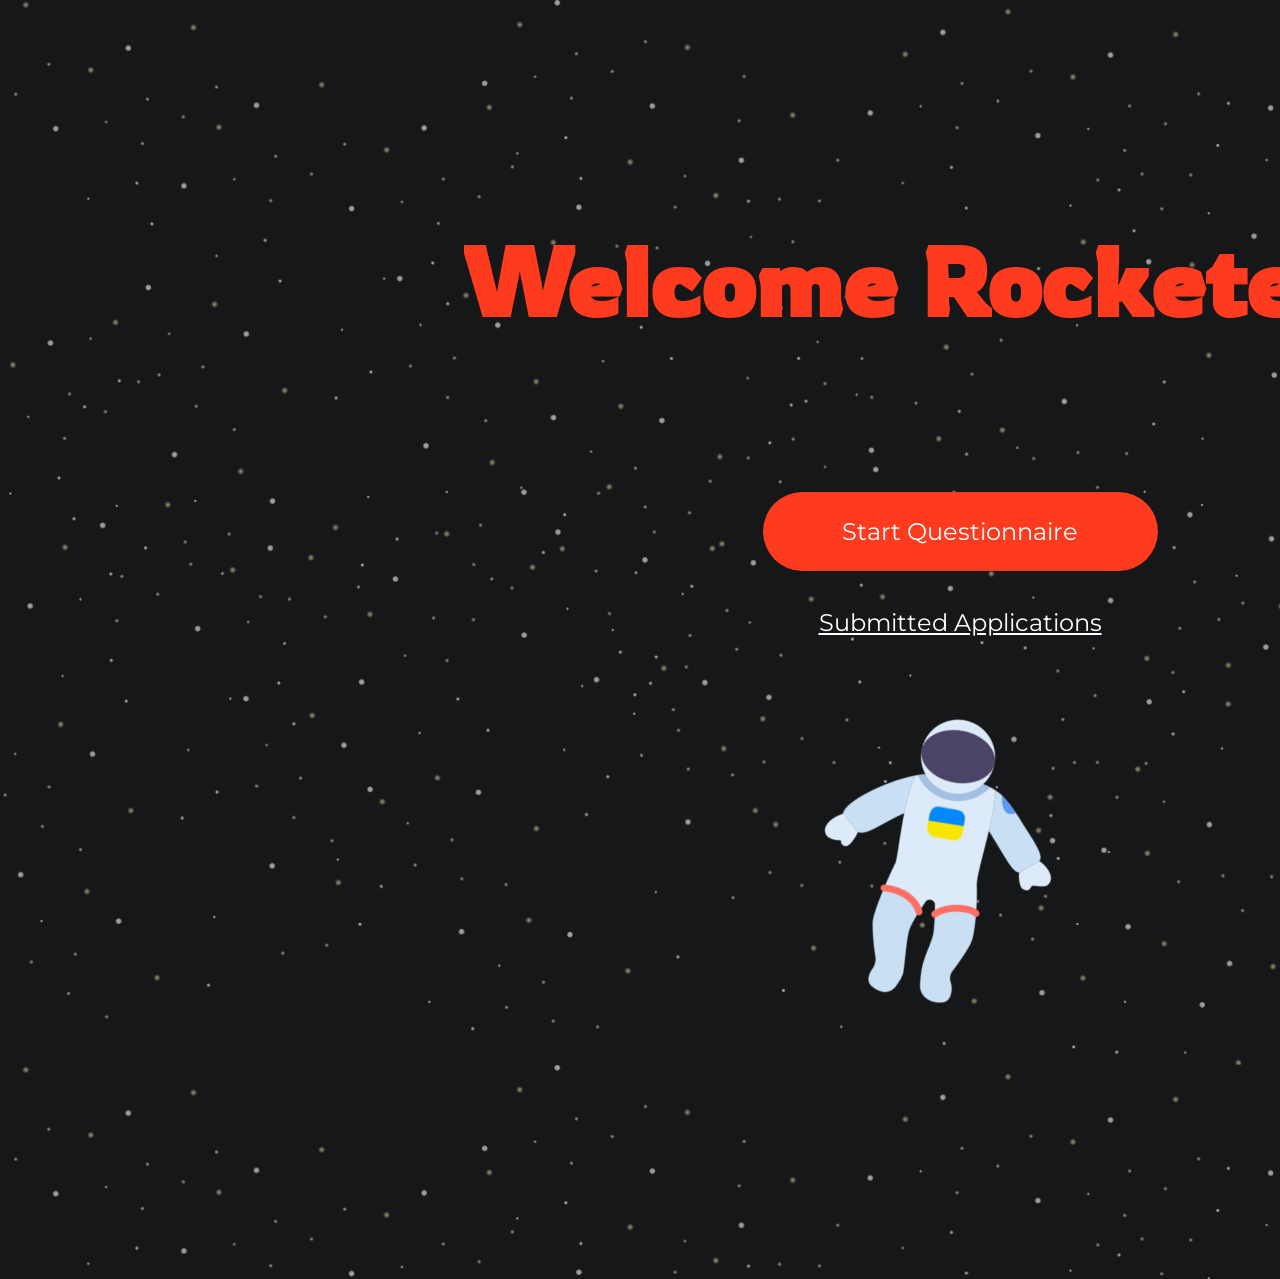
<file: index.html>
<!DOCTYPE html>
<html lang="en">
  <head>
    <meta charset="UTF-8" />
    <meta http-equiv="X-UA-Compatible" content="IE=edge" />
    <meta name="viewport" content="width=device-width, initial-scale=1.0" />
    <link rel="stylesheet" type="text/css" href="css/style.css" />
    <title>Redberry</title>
  </head>
  <body>
    <div class="background">
      <div class="welcome">
        <h1 class="title">Welcome Rocketeer !</h1>
      </div>

      <!-- start Questionaire Button -->

      <div class="startQuestionaire">
        <a href="startQuestionaire.html" class="class">
          <button class="buttonStart" id="start">Start Questionnaire</button>
        </a>
      </div>

      <!-- submitted Applications Button -->

      <div class="submittedApplications">
        <a href="Submitted.html">
          <button class="buttonSumbit">Submitted Applications</button>
        </a>
      </div>

      <!-- Space Png -->

      <div class="pngSpace">
        <img class="png" src="img/imgSpace.png" alt="Space" width="409.92px;" />
      </div>
    </div>
    <script src="script.js"></script>
  </body>
</html>
</file>
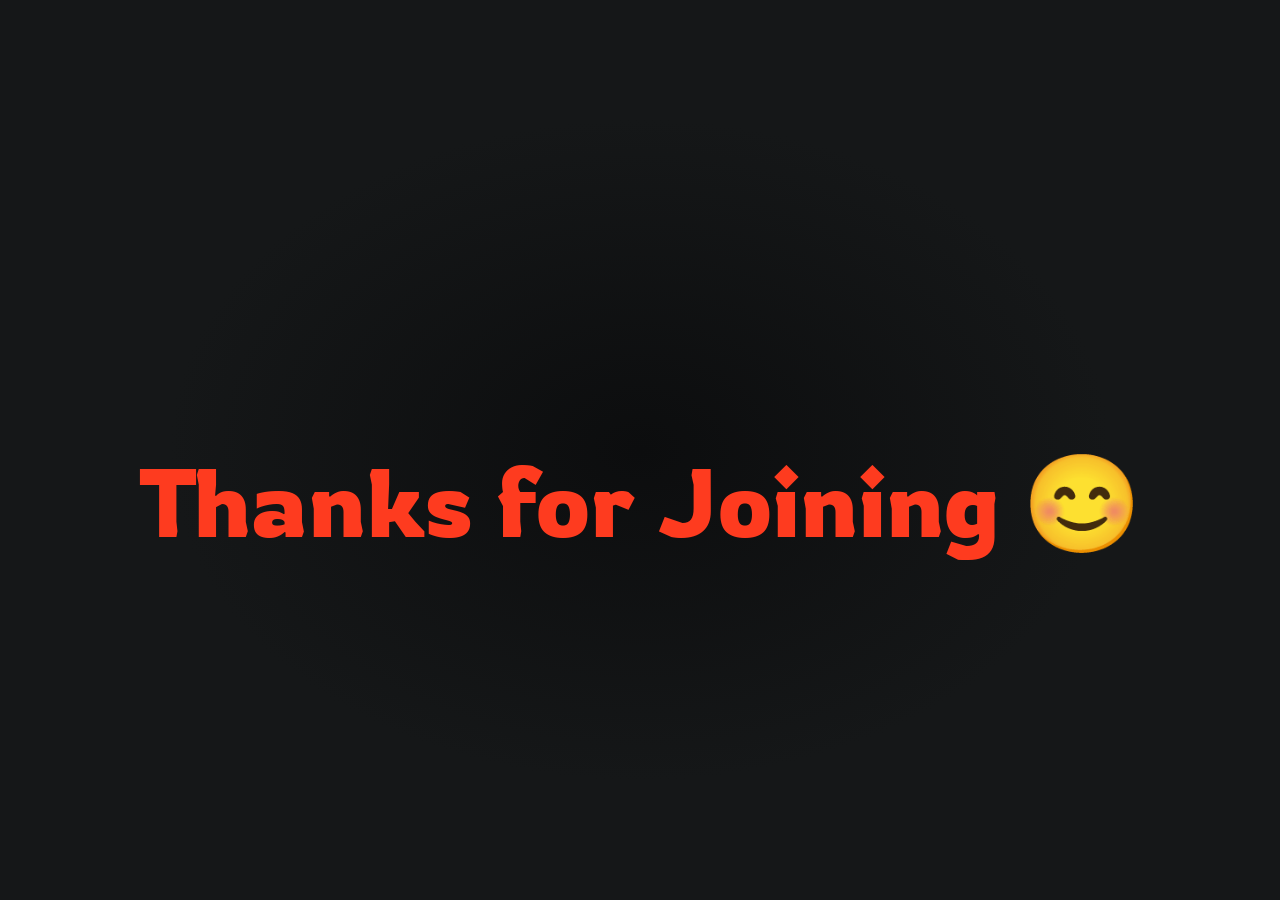
<file: thankyou.html>
<!DOCTYPE html>
<html lang="en">
  <head>
    <meta charset="UTF-8" />
    <meta http-equiv="X-UA-Compatible" content="IE=edge" />
    <meta name="viewport" content="width=device-width, initial-scale=1.0" />
    <script src="https://code.jquery.com/jquery-1.11.0.min.js"></script>
    <link rel="stylesheet" type="text/css" href="css/style1.css" />
    <title>Redberry</title>
  </head>
  <body>
    <section class="containerSubmit submitPart">
      <div class="welcome">
        <h1 class="title">Thanks for Joining 😊</h1>
      </div>
    </section>
    <script>
      // Timer 3 sec
      var timer = setTimeout(function () {
        window.location = "index.html";
      }, 3000);
    </script>
  </body>
</html>
</file>
<file: css/style.css>
/*-----------------Main settings (Welcome Rocketeer !)-----------------*/

* {
  box-sizing: border-box;
  margin: 0px;
  padding: 0px;
}

body {
  overflow: hidden;
  display: flex;
  width: 1920px;
  height: 100%;
  background: url(../img/stars.png);
  background-color: #151718;
  background-size: cover;
  justify-content: center;
}

@font-face {
  font-family: Rowdies;
  src: url(../font/Rowdies-Regular.ttf);
}
@font-face {
  font-family: Montserrat;
  src: url(../font/Montserrat-VariableFont_wght.ttf);
}

.class {
  text-decoration: none;
  color: #ffffff;
}
/*-----------------Main settings End-----------------*/

/*-----------------Main Part Start-----------------*/

.welcome {
  display: flex;
  justify-content: center;
  margin-top: 175px;
  width: 1090px;
  height: 212px;
}

.title {
  display: flex;
  align-items: center;
  font-family: "Rowdies";
  color: #fe3b1f;
  font-size: 96px;
  cursor: default;
}

/* Start Questionaire Button  */

.startQuestionaire {
  display: flex;
  justify-content: center;
  margin-top: 105px;
  color: #ffffff;
}

.buttonStart {
  background-color: #fe3b1f;
  border: none;
  border-radius: 50px;
  width: 395px;
  height: 79px;
  font-size: 24px;
  color: #ffffff;
  cursor: pointer;
  line-height: 29px;
  font-family: "Montserrat";
  font-style: normal;
  font-weight: normal;
}

/* Submitted Applications Button */

.buttonSumbit {
  background-color: Transparent;
  background-repeat: no-repeat;
  border: none;
  cursor: pointer;
  overflow: hidden;
  color: #ffffff;
  font-size: 24px;
  align-items: center;
  text-align: center;
  font-family: "Montserrat";
  font-style: normal;
  font-weight: normal;
  text-decoration-line: underline;
  width: 338px;
  height: 66px;
  z-index: 999;
}

/* Space Png  */

.pngSpace {
  display: flex;
  justify-content: center;
  transform: rotate(-27.28deg);
  margin-right: 55px;
  width: auto;
  height: auto;
}

/*-----------------submittedApplications (link)-----------------*/
.submittedApplications a {
  display: flex;
  justify-content: center;
  margin-top: 18px;
}

/*-----------------Main Part End-----------------*/
</file>
<file: css/style1.css>
/*-----------------Main settings Start (Start Questionnaire)-----------------*/

* {
  box-sizing: border-box;
  margin: 0px;
  padding: 0px;
}

@font-face {
  font-family: Rowdies;
  src: url(../font/Rowdies-Regular.ttf);
}
@font-face {
  font-family: Montserrat;
  src: url(../font/Montserrat-VariableFont_wght.ttf);
}

.class {
  text-decoration: none;
  color: #ffffff;
}

html,
body,
section {
  height: 100%;
}

.container {
  display: flex;
}

/*-----------------Main settings End-----------------*/

/*-----------------Left part Start -----------------*/
.article {
  display: flex;
  flex-direction: column;
  align-items: center;
}

.left-half {
  display: flex;
  background: #ffffff;
  flex: 1;
  flex-direction: column;
}

.titleLeft {
  display: flex;
  font-family: "Rowdies";
  color: #fe3b1f;
  font-size: 64px;
  line-height: 79px;
  cursor: default;
  width: 716px;
  height: 128px;
  margin-top: 120px;
  margin-bottom: 110px;
  justify-content: center;
}

/*-----------------Left page 1-----------------*/

.form {
  display: flex;
  flex-direction: column;
}
.form3 {
  display: flex;
  flex-direction: column;
  align-items: flex-start;
  margin-left: 100px;
}

.form3 p {
  width: 645px;
  height: 52px;
  font-family: "Montserrat";
  font-style: normal;
  font-weight: normal;
  font-size: 18px;
  line-height: 22px;
  display: flex;
  align-items: center;
}

.inputLeft {
  display: flex;
  width: 455px;
  height: 54px;
  background: #ffffff;
  border: 1px solid #525557;
  padding-left: 57px;
  margin-top: 35px;
}

::placeholder {
  display: flex;
  width: 195px;
  height: 24px;
  font-family: "Montserrat";
  font-style: italic;
  font-weight: normal;
  font-size: 14px;
  line-height: 17px;
}

.validationText {
  display: flex;
  width: auto;
  height: 16px;
  color: #fe3b1f;
  font-family: "Montserrat";
  font-style: italic;
  font-weight: normal;
  font-size: 11px;
  line-height: 13px;
  color: #fe3b1f;
  padding: 5px 60px;
}
/* Left Page 2 */

.minusBtn1 {
  display: flex;
  width: 455px;
  height: 54px;
  background: #ffffff;
  border: 1px solid #525557;
  box-sizing: border-box;
  margin-top: 56px;
  justify-content: space-between;
  align-items: center;
}
.btnAddL {
  display: flex;
  width: 455px;
  height: 54px;
  background: #ffffff;
  border: 1px solid #525557;
  box-sizing: border-box;
  margin-top: 56px;
  justify-content: space-around;
  align-items: center;
}

.minusBtnText1 {
  display: flex;
  width: 195px;
  height: 24px;
  font-family: "Montserrat";
  font-style: italic;
  font-weight: normal;
  font-size: 14px;
  line-height: 17px;
  align-items: center;
  margin-left: 57px;
}

.minusBtnText3 {
  display: flex;
  width: 175px;
  height: 23px;
  font-family: "Montserrat";
  font-style: italic;
  font-weight: normal;
  font-size: 14px;
  line-height: 17px;
  display: flex;
  align-items: center;
}

.minusBtnText2 {
  display: flex;
  width: 49px;
  height: 26px;
  font-family: "Montserrat";
  font-style: italic;
  font-weight: normal;
  font-size: 14px;
  line-height: 17px;
  align-items: center;
}

.minusCircle {
  display: flex;
  font-size: 20px;
  color: white;
  background-color: red;
  border-radius: 50%;
  padding: 3px;
}

.btnNone {
  padding: 0;
  border: none;
  background: none;
}

.arrowBtnDown {
  display: flex;
  width: 12.02px;
  height: 7.42px;
  color: red;
  margin-right: 23px;
}

.selectVisual {
  -webkit-appearance: none;
  display: flex;
  background: url("../img/downArrow-red.png") no-repeat right;
  background-size: 60px;
  padding-left: 55px;
}

/* left page 3 */

.calendarBtn {
  display: flex;
  width: 455px;
  height: 54px;
  background: #ffffff;
  border: 1px solid #525557;
  box-sizing: border-box;
}

.datePlaceholder ::placeholder {
  font-family: "Montserrat";
  font-style: normal;
  font-weight: normal;
  font-size: 18px;
  line-height: 22px;
}

.tester12 {
  display: flex;
  width: 455px;
  height: 54px;
  background: #ffffff;
  border: 1px solid #525557;
  box-sizing: border-box;
  margin-top: 15px;
  justify-content: space-between;
  align-items: center;
}

.icon {
  display: flex;
  padding-left: 55px;
  width: 455px;
  height: 54px;
}

::-webkit-calendar-picker-indicator {
  background-image: url("../img/calendar-4-xxl.png");
  padding-right: 22px;
}

::-webkit-calendar-picker-indicator {
  color: rgba(0, 0, 0, 0);
  opacity: 1;
}

.radio {
  display: flex;
  flex-direction: column;
  align-items: flex-start;
  margin-left: 10px;
}

.radioBtn {
  font-family: "Montserrat";
  font-style: normal;
  font-weight: normal;
  font-size: 14px;
  line-height: 17px;
  color: #000000;
}

.radioBtn div {
  margin-top: 17px;
}

.addBtn {
  display: flex;
  justify-content: flex-end;
}

.buttonStart {
  background-color: #fe3b1f;
  border: none;
  width: 201px;
  height: 32px;
  font-size: 12px;
  line-height: 15px;
  color: #ffffff;
  font-family: "Montserrat";
  font-style: normal;
  font-weight: normal;
  margin-top: 29px;
}

.dateBtnDown {
  display: flex;
  width: 16px;
  height: 18px;
  color: red;
  margin: 20px 22px 16px 0px;
}

.dateDiv {
  display: flex;
  width: 455px;
  height: 54px;
  background: #ffffff;
  border: 1px solid #525557;
  box-sizing: border-box;
  margin-top: 15px;
  justify-content: space-between;
  align-items: center;
}

/*  Left page 4  */

.textareaBtn {
  display: flex;
  flex-direction: column;
  align-items: flex-start;
  margin-left: 118px;
}

.textarea1 {
  display: flex;
  width: 535px;
  height: 122px;
  background: #ffffff;
  padding: 24px 0px 0px 23px;
  font-style: normal;
  margin-left: 110px;
}

.textareaP {
  display: flex;
  width: 645px;
  height: 52px;
  font-family: "Montserrat";
  font-style: normal;
  font-weight: normal;
  font-size: 18px;
  line-height: 22px;
  margin-left: 110px;
}

.textarea1::placeholder {
  font-style: normal;
}

/*-----------------Left Dot Button Part-----------------*/

.btnBox {
  display: flex;
  justify-content: center;
  margin-top: 10%;
  margin-right: 30px;
}

.decorBTN {
  display: flex;
  background-color: #fe3b1f;
  color: #ffffff;
  text-decoration: none;
  border: none;
  border-radius: 50%;
  width: 19px;
  height: 19px;
  padding: 3px;
  margin-left: 15px;
}

.dot {
  margin-left: 15px;
  display: flex;
  height: 19px;
  width: 19px;
  padding: 2.5px;
  background-color: #fe3b1f;
  border-radius: 50%;
  border: none;
}

.opacityBtn {
  opacity: 0.1;
}

/*-----------------Left Part End-----------------*/

/*-----------------Right Part Start-----------------*/

.right-half {
  background: radial-gradient(50% 50% at 50% 50%, #0c0d0e 0%, #151718 73.44%);

  flex: 1;
}

.titleRight {
  display: flex;
  font-family: "Rowdies";
  color: #fe3b1f;
  font-size: 64px;
  cursor: default;
  justify-content: flex-start;
  margin: 112px 0px 0px 177px;
  width: 716px;
  height: 94px;
}
.main--3 {
  height: 113%;
  background: radial-gradient(50% 50% at 50% 50%, #0c0d0e 0%, #151718 73.44%);
}

.descriptionRight {
  font-family: "Montserrat";
  font-size: 24px;
  width: 705px;
  height: 606px;
  margin-left: 180px;
  display: flex;
  letter-spacing: 0.05em;
  line-height: 200%;
  color: #ffffff;
  text-align: justify;
  align-items: center;
}

.hidden {
  display: none !important;
}

/*-----------------Right Part End-----------------*/

/*-----------------Submit Part Start-----------------*/
.submitPart {
  display: flex;
  background: radial-gradient(50% 50% at 50% 50%, #0c0d0e 0%, #151718 73.44%);
  flex-direction: column;
  align-items: center;
  justify-content: center;
}

/* Submit Button  */

.buttonStart2 {
  background-color: #fe3b1f;
  border: none;
  border-radius: 50px;
  width: 395px;
  height: 79px;
  font-size: 24px;
  color: #ffffff;
  cursor: pointer;
  line-height: 29px;
  font-family: "Montserrat";
  font-style: normal;
  font-weight: normal;
}

/* Go back Button  */

.submittedApplications {
  display: flex;
  justify-content: center;
  margin-top: 18px;
}

.buttonSumbit {
  background-color: Transparent;
  background-repeat: no-repeat;
  border: none;
  cursor: pointer;
  overflow: hidden;
  color: #ffffff;
  font-size: 28px;
  line-height: 34px;
  align-items: center;
  text-align: center;
  font-family: "Montserrat";
  font-style: normal;
  font-weight: normal;
  text-decoration-line: underline;
  width: 190px;
  height: 50px;
}

.welcome {
  display: flex;
  justify-content: center;
  margin-top: 175px;
  width: 1066px;
  height: 191px;
}

.title {
  display: flex;
  font-family: "Rowdies";
  font-style: normal;
  font-weight: normal;
  font-size: 96px;
  line-height: 119px;
  color: #fe3b1f;
  cursor: default;
}

.secondHiddensection {
  display: flex;
  width: 100%;
}

.containerSubmit {
  height: 100%;
  display: flex;
}

/*-----------------Submit Part End-----------------*/
</file>
